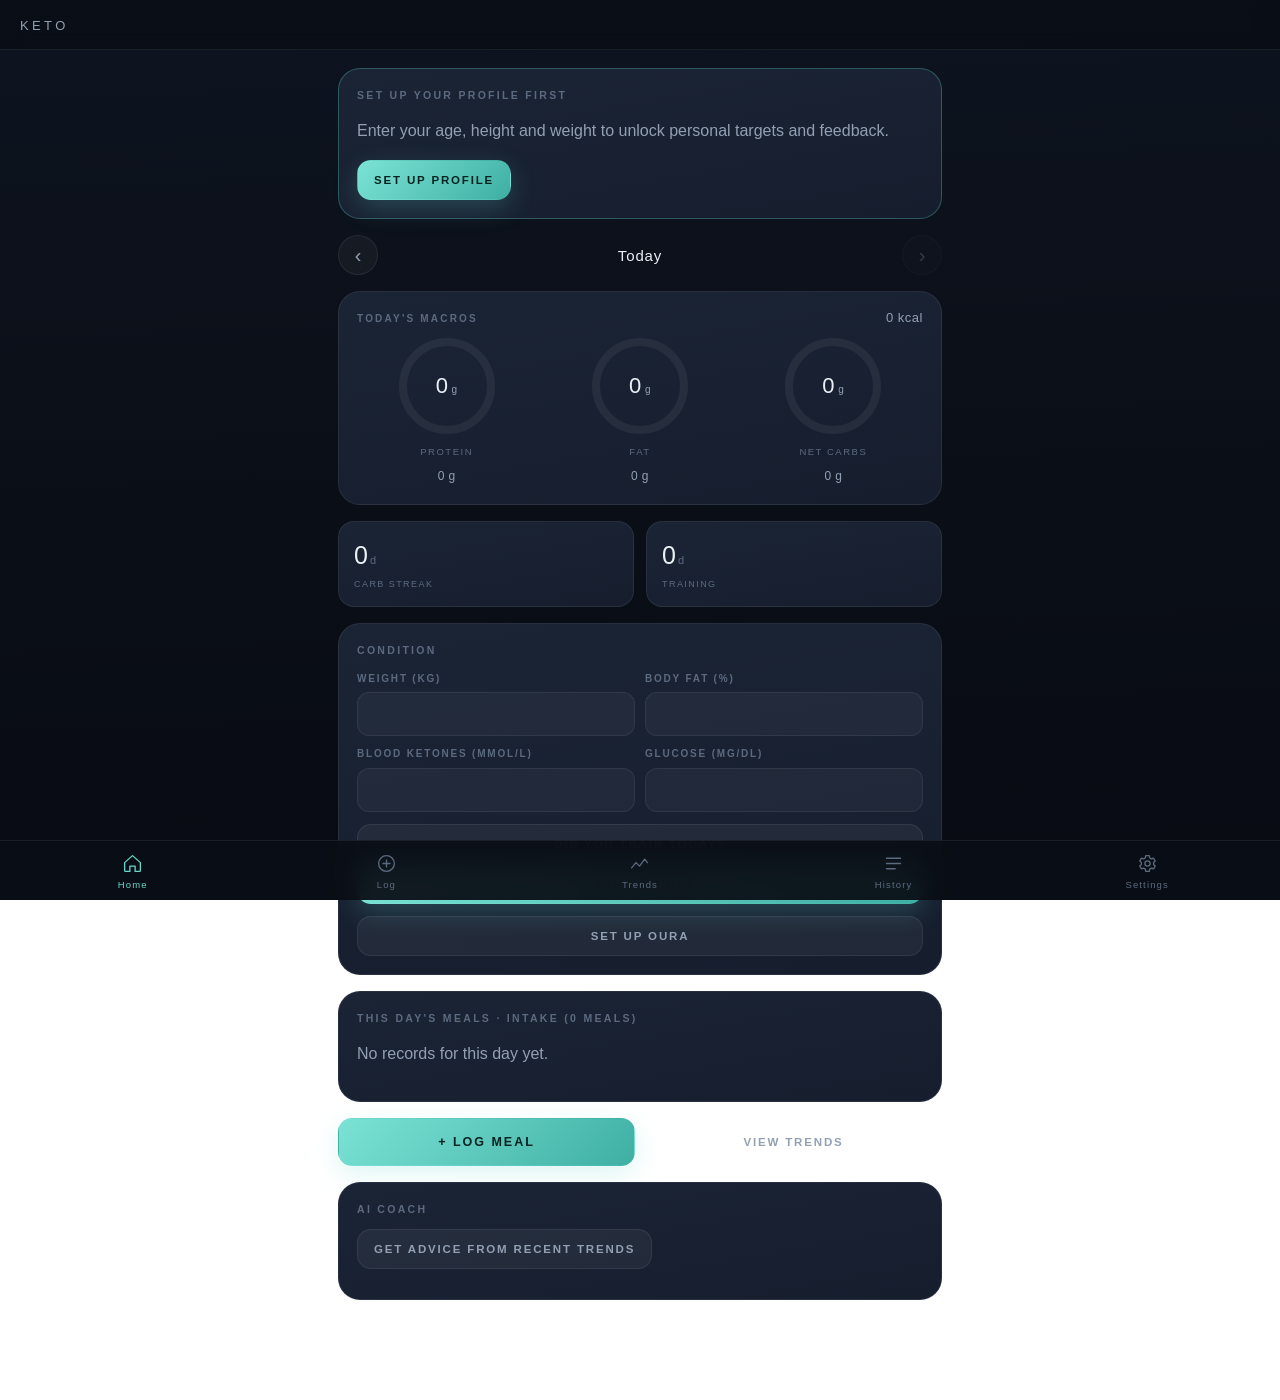
<file: index.html>
<!DOCTYPE html>
<html lang="ja">
<head>
  <meta charset="UTF-8" />
  <meta name="viewport" content="width=device-width, initial-scale=1.0, viewport-fit=cover, maximum-scale=1.0, user-scalable=no" />
  <meta name="theme-color" content="#0A0E16" />
  <meta name="apple-mobile-web-app-capable" content="yes" />
  <meta name="apple-mobile-web-app-status-bar-style" content="black-translucent" />
  <meta name="apple-mobile-web-app-title" content="Keto" />
  <title>KETO</title>
  <link rel="manifest" href="./manifest.webmanifest" />
  <link rel="apple-touch-icon" href="./icons/icon.svg" />
  <link rel="stylesheet" href="./css/styles.css" />
</head>
<body>
  <header class="app-header">
    <h1 id="app-title">KETO</h1>
  </header>

  <main id="app"></main>

  <nav id="tabbar" class="tabbar"></nav>

  <script type="module" src="./js/app.js"></script>
</body>
</html>
</file>
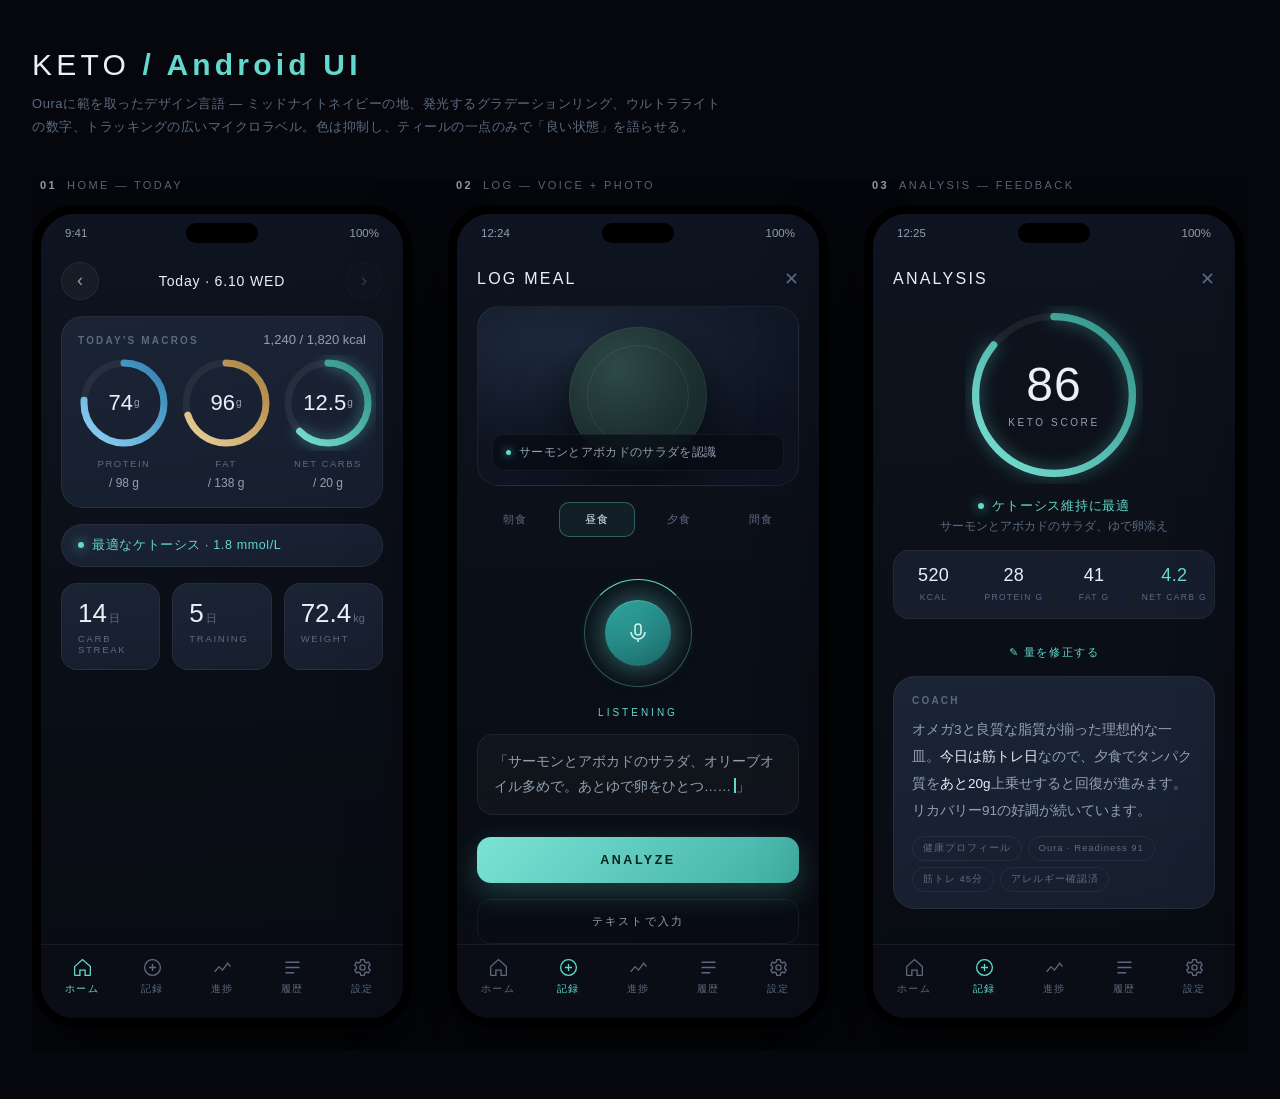
<file: design/android-mockup.html>
<!DOCTYPE html>
<html lang="ja">
<head>
<meta charset="UTF-8">
<meta name="viewport" content="width=device-width, initial-scale=1.0">
<title>Keto — Android UI Mock</title>
<style>
/* ============================================================
   Keto — Android App UI Mockup  (Oura-inspired)
   - Deep midnight navy ground, near-borderless cards
   - Glowing gradient rings (SVG), ultra-light numerals
   - Uppercase micro-labels with wide tracking
   - Muted teal / ice-blue accents, restrained color
   ============================================================ */
:root {
  --bg-0: #0A0E16;
  --bg-1: #0E1420;
  --bg-2: #141C2B;
  --card: #161E2E;
  --card-2: #1B2435;
  --line: rgba(255,255,255,.06);
  --txt: #EAF0F6;
  --txt-2: #93A0B4;
  --txt-3: #5C6A80;
  --teal: #63D8CC;
  --ice: #59B7E8;
  --gold: #D8B36A;
  --coral: #E8857A;
  --good: #63D8CC;
  --r-lg: 22px; --r-md: 16px;
  --sans: "Segoe UI", Roboto, -apple-system, "Hiragino Sans", "Noto Sans JP", sans-serif;
}
* { margin: 0; padding: 0; box-sizing: border-box; }
body { background: #05070C; font-family: var(--sans); color: var(--txt); padding: 48px 32px; }
.gallery-head { max-width: 1700px; margin: 0 auto 40px; }
.gallery-head h1 { font-weight: 200; font-size: 30px; letter-spacing: .14em; color: #EAF0F6; }
.gallery-head h1 b { font-weight: 600; color: var(--teal); }
.gallery-head p { color: var(--txt-3); margin-top: 10px; font-size: 13px; max-width: 700px; line-height: 1.8; letter-spacing: .04em; }
.gallery { display: flex; gap: 36px; max-width: 1700px; margin: 0 auto; overflow-x: auto; padding-bottom: 24px; }
.screen-col { flex: 0 0 auto; }
.screen-label { color: var(--txt-3); font-size: 11px; margin: 0 0 14px 8px; letter-spacing: .22em; text-transform: uppercase; }
.screen-label b { color: var(--txt-2); font-weight: 600; margin-right: 10px; }

/* ---- phone frame ---- */
.phone {
  width: 380px; height: 822px;
  background: linear-gradient(178deg, var(--bg-1) 0%, var(--bg-0) 55%, #080B12 100%);
  border-radius: 42px; border: 9px solid #000;
  box-shadow: 0 40px 90px rgba(0,0,0,.75);
  overflow: hidden; position: relative;
  display: flex; flex-direction: column;
}
.statusbar { height: 38px; flex: 0 0 auto; display: flex; align-items: center; justify-content: space-between;
  padding: 0 24px; font-size: 11.5px; font-weight: 500; color: var(--txt-2); position: relative; }
.statusbar .pill { width: 72px; height: 20px; background: #000; border-radius: 11px; position: absolute; left: 50%; transform: translateX(-50%); top: 9px; }
.content { flex: 1 1 auto; overflow: hidden; padding: 8px 20px 0; display: flex; flex-direction: column; gap: 16px; }

/* ---- bottom nav ---- */
.bottomnav { flex: 0 0 auto; height: 74px; background: rgba(10,14,22,.92);
  border-top: 1px solid var(--line); display: flex; align-items: flex-start; justify-content: space-around; padding: 12px 6px 0; }
.nav-item { display: flex; flex-direction: column; align-items: center; gap: 5px; font-size: 9.5px; letter-spacing: .12em; color: var(--txt-3); width: 62px; }
.nav-item svg { width: 21px; height: 21px; stroke: var(--txt-3); fill: none; stroke-width: 1.5; }
.nav-item.active { color: var(--teal); }
.nav-item.active svg { stroke: var(--teal); }

/* ---- type ---- */
.h-row { display: flex; align-items: baseline; justify-content: space-between; padding: 8px 2px 0; }
.h1 { font-size: 21px; font-weight: 300; letter-spacing: .06em; }
.date { font-size: 11px; color: var(--txt-3); letter-spacing: .18em; text-transform: uppercase; }
.micro { font-size: 10px; letter-spacing: .22em; color: var(--txt-3); text-transform: uppercase; font-weight: 600; }
.card { background: linear-gradient(170deg, var(--card-2), var(--card)); border: 1px solid var(--line);
  border-radius: var(--r-lg); padding: 18px 18px 16px; }

/* ---- hero ring ---- */
.hero { display: flex; flex-direction: column; align-items: center; padding: 8px 0 0; }
.ringbox { position: relative; width: 218px; height: 218px; }
.ringbox svg { width: 100%; height: 100%; transform: rotate(-90deg); }
.ringbox .center { position: absolute; inset: 0; display: flex; flex-direction: column; align-items: center; justify-content: center; }
.ringbox .num { font-size: 56px; font-weight: 100; letter-spacing: .02em; line-height: 1; }
.ringbox .num small { font-size: 16px; font-weight: 300; color: var(--txt-2); }
.ringbox .cap { margin-top: 8px; font-size: 10px; letter-spacing: .26em; color: var(--txt-2); text-transform: uppercase; }
.hero .state { margin-top: 14px; display: flex; align-items: center; gap: 8px; font-size: 12.5px; color: var(--teal); letter-spacing: .06em; }
.hero .state .dot { width: 6px; height: 6px; border-radius: 50%; background: var(--teal); box-shadow: 0 0 12px var(--teal); }
.hero .sub { margin-top: 4px; font-size: 11.5px; color: var(--txt-3); }

/* ---- date nav + PFC card (新トップ) ---- */
.date-nav-m { display: flex; align-items: center; gap: 10px; margin-top: 2px; }
.date-nav-m .arw { width: 38px; height: 38px; border-radius: 50%; background: rgba(255,255,255,.04); border: 1px solid var(--line); display: flex; align-items: center; justify-content: center; color: var(--txt-2); font-size: 18px; }
.date-nav-m .arw.dim { opacity: .3; }
.date-nav-m .dlabel { flex: 1; text-align: center; font-size: 14px; font-weight: 300; letter-spacing: .06em; }
.pfc { padding: 15px 14px 17px; }
.pfc-head { display: flex; justify-content: space-between; align-items: baseline; padding: 0 2px 8px; }
.pfc-head .mlabel { font-size: 10px; letter-spacing: .22em; text-transform: uppercase; color: var(--txt-3); font-weight: 600; }
.pfc-head .pcal { font-size: 13px; color: var(--txt-2); font-weight: 300; }
.mrings { display: flex; justify-content: space-around; gap: 6px; }
.mr { flex: 1; display: flex; flex-direction: column; align-items: center; gap: 7px; }
.mrbox { position: relative; width: 96px; height: 96px; }
.mrbox svg { width: 100%; height: 100%; transform: rotate(-90deg); }
.mrv { position: absolute; inset: 0; display: flex; align-items: center; justify-content: center; font-size: 22px; font-weight: 200; }
.mrv small { font-size: 10px; color: var(--txt-2); margin-left: 1px; }
.mrn { font-size: 9.5px; letter-spacing: .16em; text-transform: uppercase; color: var(--txt-3); }
.mrt { font-size: 12px; color: var(--txt-2); font-weight: 300; }
.kmini { padding: 12px 16px; display: flex; align-items: center; gap: 8px; font-size: 12.5px; color: var(--teal); letter-spacing: .05em; }
.kmini .kdot { width: 6px; height: 6px; border-radius: 50%; background: var(--teal); box-shadow: 0 0 12px var(--teal); }
.edit-amt { margin-top: 10px; text-align: center; font-size: 11px; letter-spacing: .14em; text-transform: uppercase; color: var(--teal); }

/* ---- score row (3 mini rings) ---- */
.scores { display: flex; justify-content: space-between; padding: 0 4px; }
.score { display: flex; flex-direction: column; align-items: center; gap: 8px; }
.mini-ring { position: relative; width: 76px; height: 76px; }
.mini-ring svg { width: 100%; height: 100%; transform: rotate(-90deg); }
.mini-ring .v { position: absolute; inset: 0; display: flex; align-items: center; justify-content: center; font-size: 21px; font-weight: 200; }
.score .l { font-size: 9.5px; letter-spacing: .18em; color: var(--txt-3); text-transform: uppercase; }

/* ---- list rows ---- */
.rows { display: flex; flex-direction: column; }
.row { display: flex; align-items: center; gap: 14px; padding: 13px 2px; border-bottom: 1px solid var(--line); }
.row:last-child { border-bottom: none; }
.row .ic { width: 34px; height: 34px; border-radius: 50%; background: rgba(255,255,255,.05); display: flex; align-items: center; justify-content: center; }
.row .ic svg { width: 16px; height: 16px; stroke: var(--txt-2); fill: none; stroke-width: 1.6; }
.row .body { flex: 1; }
.row .t { font-size: 13.5px; font-weight: 400; letter-spacing: .02em; }
.row .s { font-size: 11px; color: var(--txt-3); margin-top: 2px; }
.row .val { font-size: 15px; font-weight: 200; letter-spacing: .04em; }
.row .val small { font-size: 10px; color: var(--txt-3); }

/* ---- streak strip ---- */
.strip { display: flex; gap: 12px; }
.cell { flex: 1; background: linear-gradient(170deg, var(--card-2), var(--card)); border: 1px solid var(--line); border-radius: var(--r-md); padding: 14px 16px; }
.cell .n { font-size: 26px; font-weight: 100; }
.cell .n small { font-size: 11px; font-weight: 400; color: var(--txt-3); margin-left: 2px; }
.cell .l { font-size: 9.5px; letter-spacing: .18em; color: var(--txt-3); text-transform: uppercase; margin-top: 4px; }

/* ---- log screen ---- */
.topbar { display: flex; align-items: center; justify-content: space-between; padding-top: 8px; }
.topbar .ttl { font-size: 16px; font-weight: 300; letter-spacing: .14em; text-transform: uppercase; }
.topbar .x { color: var(--txt-3); font-size: 18px; font-weight: 200; }
.photo { border-radius: var(--r-lg); overflow: hidden; position: relative; height: 230px;
  background: radial-gradient(120% 90% at 30% 20%, #1E2A3D, #0D1320 70%);
  display: flex; align-items: center; justify-content: center; border: 1px solid var(--line); }
.plate { width: 138px; height: 138px; border-radius: 50%;
  background: radial-gradient(circle at 36% 30%, #2E4A46, #1C302F 55%, #14222A);
  box-shadow: 0 18px 50px rgba(0,0,0,.6), inset 0 0 0 1px rgba(255,255,255,.05); position: relative; }
.plate::after { content: ""; position: absolute; inset: 18px; border-radius: 50%; border: 1px solid rgba(255,255,255,.08); }
.photo .tag { position: absolute; bottom: 14px; left: 14px; right: 14px; display: flex; align-items: center; gap: 8px;
  background: rgba(8,12,20,.72); border: 1px solid var(--line); backdrop-filter: blur(8px);
  border-radius: 12px; padding: 10px 13px; font-size: 11.5px; color: var(--txt-2); letter-spacing: .03em; }
.photo .tag .dot { width: 5px; height: 5px; border-radius: 50%; background: var(--teal); box-shadow: 0 0 8px var(--teal); }
.seg { display: flex; gap: 6px; }
.seg div { flex: 1; text-align: center; padding: 9px 0; font-size: 11px; letter-spacing: .12em; border-radius: 10px;
  color: var(--txt-3); border: 1px solid transparent; }
.seg .on { color: var(--txt); background: rgba(99,216,204,.08); border-color: rgba(99,216,204,.35); }
.voice { display: flex; flex-direction: column; align-items: center; padding: 20px 0 6px; }
.micring { position: relative; width: 120px; height: 120px; display: flex; align-items: center; justify-content: center; }
.micring .halo { position: absolute; inset: 0; border-radius: 50%;
  background: radial-gradient(circle, rgba(99,216,204,.16) 0%, rgba(99,216,204,0) 68%); }
.micring .core { width: 66px; height: 66px; border-radius: 50%;
  background: linear-gradient(150deg, #2AA39A, #155E62);
  box-shadow: 0 0 28px rgba(99,216,204,.4), inset 0 1px 0 rgba(255,255,255,.18);
  display: flex; align-items: center; justify-content: center; }
.micring .core svg { width: 24px; height: 24px; stroke: #DFF7F4; fill: none; stroke-width: 1.6; }
.micring .arc { position: absolute; inset: 6px; border-radius: 50%; border: 1px solid rgba(99,216,204,.35);
  border-top-color: var(--teal); }
.voice .lab { margin-top: 14px; font-size: 10px; letter-spacing: .3em; color: var(--teal); text-transform: uppercase; }
.transcript { width: 100%; margin-top: 16px; background: rgba(255,255,255,.03); border: 1px solid var(--line);
  border-radius: var(--r-md); padding: 14px 16px; font-size: 13.5px; line-height: 1.9; color: var(--txt-2); font-weight: 300; }
.transcript .caret { display: inline-block; width: 1.5px; height: 15px; background: var(--teal); vertical-align: -2px; margin-left: 3px; }
.cta { border-radius: 14px; text-align: center; padding: 16px; font-size: 12.5px; font-weight: 600; letter-spacing: .2em;
  text-transform: uppercase; color: #06231F;
  background: linear-gradient(135deg, #7BE3D6, #3FAFA3); box-shadow: 0 10px 30px rgba(99,216,204,.25); }
.ghost { border-radius: 14px; text-align: center; padding: 14px; font-size: 11px; letter-spacing: .2em; text-transform: uppercase;
  color: var(--txt-2); border: 1px solid var(--line); }

/* ---- result ---- */
.macro4 { display: grid; grid-template-columns: repeat(4, 1fr); gap: 1px; background: var(--line); border-radius: var(--r-md); overflow: hidden; border: 1px solid var(--line); }
.m4 { background: var(--card); padding: 14px 4px; text-align: center; }
.m4 b { display: block; font-size: 18px; font-weight: 200; letter-spacing: .02em; }
.m4 span { font-size: 8.5px; letter-spacing: .16em; color: var(--txt-3); text-transform: uppercase; }
.m4.hl b { color: var(--teal); }
.fbq { font-size: 13.5px; line-height: 2.0; color: var(--txt-2); font-weight: 300; margin-top: 10px; }
.fbq b { color: var(--txt); font-weight: 500; }
.context { display: flex; gap: 6px; flex-wrap: wrap; margin-top: 12px; }
.ctx { font-size: 9.5px; letter-spacing: .1em; color: var(--txt-3); border: 1px solid var(--line); border-radius: 999px; padding: 5px 10px; }

/* ---- progress ---- */
.range { display: flex; gap: 22px; padding: 0 4px; }
.range span { font-size: 11px; letter-spacing: .2em; color: var(--txt-3); padding-bottom: 6px; }
.range .on { color: var(--txt); border-bottom: 1.5px solid var(--teal); }
.bignum { display: flex; align-items: baseline; gap: 10px; margin-top: 4px; }
.bignum .v { font-size: 38px; font-weight: 100; letter-spacing: .01em; }
.bignum .v small { font-size: 14px; font-weight: 300; color: var(--txt-3); }
.bignum .d { font-size: 11px; color: var(--teal); letter-spacing: .08em; }
svg.chart { display: block; width: 100%; margin-top: 6px; }
.lgnd { display: flex; gap: 18px; margin-top: 10px; }
.lgnd span { font-size: 10px; letter-spacing: .14em; color: var(--txt-3); text-transform: uppercase; display: flex; align-items: center; gap: 6px; }
.lgnd i { width: 14px; height: 2px; display: inline-block; border-radius: 2px; }
.weekbar { display: flex; align-items: flex-end; gap: 8px; height: 78px; margin-top: 14px; }
.weekbar .wb { flex: 1; border-radius: 4px; background: rgba(255,255,255,.06); }
.weekbar .wb.on { background: linear-gradient(180deg, #7BE3D6, #2E8F86); box-shadow: 0 0 14px rgba(99,216,204,.25); }
.weekcap { display: flex; gap: 8px; margin-top: 8px; }
.weekcap span { flex: 1; text-align: center; font-size: 9px; letter-spacing: .1em; color: var(--txt-3); }

/* ---- coach ---- */
.coach-msg { font-size: 14px; line-height: 2.05; color: var(--txt-2); font-weight: 300; }
.coach-msg b { color: var(--txt); font-weight: 500; }
.coach-msg .hl { color: var(--teal); }
.focus { display: flex; flex-direction: column; gap: 0; }
.focus .f { display: flex; gap: 14px; padding: 12px 2px; border-bottom: 1px solid var(--line); align-items: baseline; }
.focus .f:last-child { border-bottom: none; }
.focus .no { font-size: 11px; color: var(--teal); font-weight: 600; letter-spacing: .1em; }
.focus .tx { font-size: 13px; color: var(--txt-2); line-height: 1.7; font-weight: 300; }
.alert { border-left: 2px solid var(--coral); }
.alert .micro { color: var(--coral); }
.alert p { font-size: 12.5px; color: var(--txt-2); line-height: 1.9; margin-top: 8px; font-weight: 300; }
</style>
</head>
<body>

<div class="gallery-head">
  <h1>KETO <b>/ Android UI</b></h1>
  <p>Ouraに範を取ったデザイン言語 — ミッドナイトネイビーの地、発光するグラデーションリング、ウルトラライトの数字、トラッキングの広いマイクロラベル。色は抑制し、ティールの一点のみで「良い状態」を語らせる。</p>
</div>

<svg width="0" height="0" style="position:absolute">
  <defs>
    <linearGradient id="gTeal" x1="0" y1="0" x2="1" y2="1">
      <stop offset="0" stop-color="#7BE3D6"/><stop offset="1" stop-color="#2E8F86"/>
    </linearGradient>
    <linearGradient id="gIce" x1="0" y1="0" x2="1" y2="1">
      <stop offset="0" stop-color="#8FD4F5"/><stop offset="1" stop-color="#2E7FB0"/>
    </linearGradient>
    <linearGradient id="gGold" x1="0" y1="0" x2="1" y2="1">
      <stop offset="0" stop-color="#EBD29A"/><stop offset="1" stop-color="#A87F3E"/>
    </linearGradient>
    <linearGradient id="fillTeal" x1="0" y1="0" x2="0" y2="1">
      <stop offset="0" stop-color="#63D8CC" stop-opacity=".22"/><stop offset="1" stop-color="#63D8CC" stop-opacity="0"/>
    </linearGradient>
  </defs>
</svg>

<div class="gallery">

<!-- ============ 1. HOME ============ -->
<div class="screen-col">
  <p class="screen-label"><b>01</b>Home — Today</p>
  <div class="phone">
    <div class="statusbar"><span>9:41</span><span class="pill"></span><span>100%</span></div>
    <div class="content">
      <div class="date-nav-m">
        <div class="arw">‹</div>
        <div class="dlabel">Today · 6.10 WED</div>
        <div class="arw dim">›</div>
      </div>

      <div class="card pfc">
        <div class="pfc-head">
          <span class="mlabel">Today's Macros</span>
          <span class="pcal">1,240 / 1,820 kcal</span>
        </div>
        <div class="mrings">
          <div class="mr">
            <div class="mrbox">
              <svg viewBox="0 0 96 96"><circle cx="48" cy="48" r="40" stroke="rgba(255,255,255,.06)" stroke-width="7" fill="none"/><circle cx="48" cy="48" r="40" stroke="url(#gIce)" stroke-width="7" fill="none" stroke-linecap="round" stroke-dasharray="251" stroke-dashoffset="60"/></svg>
              <div class="mrv">74<small>g</small></div>
            </div>
            <div class="mrn">Protein</div><div class="mrt">/ 98 g</div>
          </div>
          <div class="mr">
            <div class="mrbox">
              <svg viewBox="0 0 96 96"><circle cx="48" cy="48" r="40" stroke="rgba(255,255,255,.06)" stroke-width="7" fill="none"/><circle cx="48" cy="48" r="40" stroke="url(#gGold)" stroke-width="7" fill="none" stroke-linecap="round" stroke-dasharray="251" stroke-dashoffset="75"/></svg>
              <div class="mrv">96<small>g</small></div>
            </div>
            <div class="mrn">Fat</div><div class="mrt">/ 138 g</div>
          </div>
          <div class="mr">
            <div class="mrbox">
              <svg viewBox="0 0 96 96"><circle cx="48" cy="48" r="40" stroke="rgba(255,255,255,.06)" stroke-width="7" fill="none"/><circle cx="48" cy="48" r="40" stroke="url(#gTeal)" stroke-width="7" fill="none" stroke-linecap="round" stroke-dasharray="251" stroke-dashoffset="94" style="filter: drop-shadow(0 0 7px rgba(99,216,204,.5))"/></svg>
              <div class="mrv">12.5<small>g</small></div>
            </div>
            <div class="mrn">Net Carbs</div><div class="mrt">/ 20 g</div>
          </div>
        </div>
      </div>

      <div class="card kmini"><span class="kdot"></span>最適なケトーシス · 1.8 mmol/L</div>

      <div class="strip">
        <div class="cell"><div class="n">14<small>日</small></div><div class="l">Carb Streak</div></div>
        <div class="cell"><div class="n">5<small>日</small></div><div class="l">Training</div></div>
        <div class="cell"><div class="n">72.4<small>kg</small></div><div class="l">Weight</div></div>
      </div>
    </div>
    <div class="bottomnav">
      <div class="nav-item active"><svg viewBox="0 0 24 24"><path d="M3 11l9-8 9 8v9a1 1 0 01-1 1h-5v-6h-6v6H4a1 1 0 01-1-1z"/></svg>ホーム</div>
      <div class="nav-item"><svg viewBox="0 0 24 24"><circle cx="12" cy="12" r="9"/><path d="M12 8v8M8 12h8"/></svg>記録</div>
      <div class="nav-item"><svg viewBox="0 0 24 24"><path d="M3 17l5-6 4 4 6-8 3 4"/></svg>進捗</div>
      <div class="nav-item"><svg viewBox="0 0 24 24"><path d="M4 6h16M4 12h16M4 18h10"/></svg>履歴</div>
      <div class="nav-item"><svg viewBox="0 0 24 24"><circle cx="12" cy="12" r="3"/><path d="M19 12a7 7 0 01-.1 1.2l2 1.6-2 3.4-2.4-1a7 7 0 01-2 1.2L14 21h-4l-.5-2.6a7 7 0 01-2-1.2l-2.4 1-2-3.4 2-1.6A7 7 0 015 12a7 7 0 01.1-1.2l-2-1.6 2-3.4 2.4 1a7 7 0 012-1.2L10 3h4l.5 2.6a7 7 0 012 1.2l2.4-1 2 3.4-2 1.6c.06.4.1.8.1 1.2z"/></svg>設定</div>
    </div>
  </div>
</div>

<!-- ============ 2. LOG ============ -->
<div class="screen-col">
  <p class="screen-label"><b>02</b>Log — Voice + Photo</p>
  <div class="phone">
    <div class="statusbar"><span>12:24</span><span class="pill"></span><span>100%</span></div>
    <div class="content">
      <div class="topbar"><div class="ttl">Log Meal</div><div class="x">✕</div></div>

      <div class="photo">
        <div class="plate"></div>
        <div class="tag"><span class="dot"></span>サーモンとアボカドのサラダを認識</div>
      </div>

      <div class="seg"><div>朝食</div><div class="on">昼食</div><div>夕食</div><div>間食</div></div>

      <div class="voice">
        <div class="micring">
          <div class="halo"></div>
          <div class="arc"></div>
          <div class="core"><svg viewBox="0 0 24 24"><rect x="9" y="3" width="6" height="11" rx="3"/><path d="M5 11a7 7 0 0014 0M12 18v3"/></svg></div>
        </div>
        <div class="lab">Listening</div>
        <div class="transcript">「サーモンとアボカドのサラダ、オリーブオイル多めで。あとゆで卵をひとつ……<span class="caret"></span>」</div>
      </div>

      <div class="cta">Analyze</div>
      <div class="ghost">テキストで入力</div>
    </div>
    <div class="bottomnav">
      <div class="nav-item"><svg viewBox="0 0 24 24"><path d="M3 11l9-8 9 8v9a1 1 0 01-1 1h-5v-6h-6v6H4a1 1 0 01-1-1z"/></svg>ホーム</div>
      <div class="nav-item active"><svg viewBox="0 0 24 24"><circle cx="12" cy="12" r="9"/><path d="M12 8v8M8 12h8"/></svg>記録</div>
      <div class="nav-item"><svg viewBox="0 0 24 24"><path d="M3 17l5-6 4 4 6-8 3 4"/></svg>進捗</div>
      <div class="nav-item"><svg viewBox="0 0 24 24"><path d="M4 6h16M4 12h16M4 18h10"/></svg>履歴</div>
      <div class="nav-item"><svg viewBox="0 0 24 24"><circle cx="12" cy="12" r="3"/><path d="M19 12a7 7 0 01-.1 1.2l2 1.6-2 3.4-2.4-1a7 7 0 01-2 1.2L14 21h-4l-.5-2.6a7 7 0 01-2-1.2l-2.4 1-2-3.4 2-1.6A7 7 0 015 12a7 7 0 01.1-1.2l-2-1.6 2-3.4 2.4 1a7 7 0 012-1.2L10 3h4l.5 2.6a7 7 0 012 1.2l2.4-1 2 3.4-2 1.6c.06.4.1.8.1 1.2z"/></svg>設定</div>
    </div>
  </div>
</div>

<!-- ============ 3. RESULT ============ -->
<div class="screen-col">
  <p class="screen-label"><b>03</b>Analysis — Feedback</p>
  <div class="phone">
    <div class="statusbar"><span>12:25</span><span class="pill"></span><span>100%</span></div>
    <div class="content">
      <div class="topbar"><div class="ttl">Analysis</div><div class="x">✕</div></div>

      <div class="hero" style="padding-top:0">
        <div class="ringbox" style="width:178px;height:178px">
          <svg viewBox="0 0 218 218">
            <circle cx="109" cy="109" r="96" stroke="rgba(255,255,255,.06)" stroke-width="9" fill="none"/>
            <circle cx="109" cy="109" r="96" stroke="url(#gTeal)" stroke-width="9" fill="none"
              stroke-linecap="round" stroke-dasharray="603" stroke-dashoffset="85"
              style="filter: drop-shadow(0 0 10px rgba(99,216,204,.45))"/>
          </svg>
          <div class="center">
            <div class="num" style="font-size:48px">86</div>
            <div class="cap">Keto Score</div>
          </div>
        </div>
        <div class="state"><span class="dot"></span>ケトーシス維持に最適</div>
        <div class="sub">サーモンとアボカドのサラダ、ゆで卵添え</div>
      </div>

      <div class="macro4">
        <div class="m4"><b>520</b><span>kcal</span></div>
        <div class="m4"><b>28</b><span>Protein g</span></div>
        <div class="m4"><b>41</b><span>Fat g</span></div>
        <div class="m4 hl"><b>4.2</b><span>Net Carb g</span></div>
      </div>
      <div class="edit-amt">✎ 量を修正する</div>

      <div class="card">
        <div class="micro">Coach</div>
        <p class="fbq">オメガ3と良質な脂質が揃った理想的な一皿。<b>今日は筋トレ日</b>なので、夕食でタンパク質を<b>あと20g</b>上乗せすると回復が進みます。リカバリー91の好調が続いています。</p>
        <div class="context">
          <span class="ctx">健康プロフィール</span><span class="ctx">Oura · Readiness 91</span><span class="ctx">筋トレ 45分</span><span class="ctx">アレルギー確認済</span>
        </div>
      </div>
    </div>
    <div class="bottomnav">
      <div class="nav-item"><svg viewBox="0 0 24 24"><path d="M3 11l9-8 9 8v9a1 1 0 01-1 1h-5v-6h-6v6H4a1 1 0 01-1-1z"/></svg>ホーム</div>
      <div class="nav-item active"><svg viewBox="0 0 24 24"><circle cx="12" cy="12" r="9"/><path d="M12 8v8M8 12h8"/></svg>記録</div>
      <div class="nav-item"><svg viewBox="0 0 24 24"><path d="M3 17l5-6 4 4 6-8 3 4"/></svg>進捗</div>
      <div class="nav-item"><svg viewBox="0 0 24 24"><path d="M4 6h16M4 12h16M4 18h10"/></svg>履歴</div>
      <div class="nav-item"><svg viewBox="0 0 24 24"><circle cx="12" cy="12" r="3"/><path d="M19 12a7 7 0 01-.1 1.2l2 1.6-2 3.4-2.4-1a7 7 0 01-2 1.2L14 21h-4l-.5-2.6a7 7 0 01-2-1.2l-2.4 1-2-3.4 2-1.6A7 7 0 015 12a7 7 0 01.1-1.2l-2-1.6 2-3.4 2.4 1a7 7 0 012-1.2L10 3h4l.5 2.6a7 7 0 012 1.2l2.4-1 2 3.4-2 1.6c.06.4.1.8.1 1.2z"/></svg>設定</div>
    </div>
  </div>
</div>

<!-- ============ 4. PROGRESS ============ -->
<div class="screen-col">
  <p class="screen-label"><b>04</b>Trends — Charts</p>
  <div class="phone">
    <div class="statusbar"><span>21:08</span><span class="pill"></span><span>100%</span></div>
    <div class="content">
      <div class="h-row"><div class="h1">Trends</div></div>
      <div class="range"><span>2W</span><span class="on">1M</span><span>3M</span><span>1Y</span></div>

      <div class="card">
        <div class="micro">Weight</div>
        <div class="bignum"><span class="v">72.4<small> kg</small></span><span class="d">−2.8 kg / 30d</span></div>
        <svg class="chart" viewBox="0 0 320 92" height="92">
          <path d="M0,20 C30,22 50,28 80,32 C115,37 140,34 170,42 C205,51 230,54 265,60 C290,64 305,66 320,68 L320,92 L0,92 Z" fill="url(#fillTeal)"/>
          <path d="M0,20 C30,22 50,28 80,32 C115,37 140,34 170,42 C205,51 230,54 265,60 C290,64 305,66 320,68"
            fill="none" stroke="#63D8CC" stroke-width="2" stroke-linecap="round"
            style="filter: drop-shadow(0 0 6px rgba(99,216,204,.5))"/>
          <line x1="0" y1="78" x2="320" y2="78" stroke="rgba(255,255,255,.18)" stroke-width="1" stroke-dasharray="2 5"/>
          <circle cx="320" cy="68" r="3.5" fill="#63D8CC" style="filter: drop-shadow(0 0 6px #63D8CC)"/>
        </svg>
        <div class="lgnd"><span><i style="background:#63D8CC"></i>Weight</span><span><i style="background:rgba(255,255,255,.3)"></i>Goal 69.0</span></div>
      </div>

      <div class="card">
        <div class="micro">Training — This Week 5 / 7</div>
        <div class="weekbar">
          <div class="wb on" style="height:60%"></div><div class="wb on" style="height:42%"></div>
          <div class="wb" style="height:8%"></div><div class="wb on" style="height:82%"></div>
          <div class="wb on" style="height:52%"></div><div class="wb on" style="height:68%"></div>
          <div class="wb" style="height:8%"></div>
        </div>
        <div class="weekcap"><span>M</span><span>T</span><span>W</span><span>T</span><span>F</span><span>S</span><span>S</span></div>
      </div>

      <div class="card">
        <div class="micro">Recovery × Sleep</div>
        <svg class="chart" viewBox="0 0 320 76" height="76">
          <path d="M0,42 C40,36 70,44 105,33 C140,24 180,36 215,26 C250,20 290,24 320,16"
            fill="none" stroke="url(#gTeal)" stroke-width="2" stroke-linecap="round"/>
          <path d="M0,52 C45,50 75,42 110,46 C150,50 185,33 220,37 C255,40 290,29 320,31"
            fill="none" stroke="url(#gIce)" stroke-width="2" stroke-linecap="round" opacity=".85"/>
        </svg>
        <div class="lgnd"><span><i style="background:#63D8CC"></i>Readiness</span><span><i style="background:#59B7E8"></i>Sleep</span></div>
      </div>
    </div>
    <div class="bottomnav">
      <div class="nav-item"><svg viewBox="0 0 24 24"><path d="M3 11l9-8 9 8v9a1 1 0 01-1 1h-5v-6h-6v6H4a1 1 0 01-1-1z"/></svg>ホーム</div>
      <div class="nav-item"><svg viewBox="0 0 24 24"><circle cx="12" cy="12" r="9"/><path d="M12 8v8M8 12h8"/></svg>記録</div>
      <div class="nav-item active"><svg viewBox="0 0 24 24"><path d="M3 17l5-6 4 4 6-8 3 4"/></svg>進捗</div>
      <div class="nav-item"><svg viewBox="0 0 24 24"><path d="M4 6h16M4 12h16M4 18h10"/></svg>履歴</div>
      <div class="nav-item"><svg viewBox="0 0 24 24"><circle cx="12" cy="12" r="3"/><path d="M19 12a7 7 0 01-.1 1.2l2 1.6-2 3.4-2.4-1a7 7 0 01-2 1.2L14 21h-4l-.5-2.6a7 7 0 01-2-1.2l-2.4 1-2-3.4 2-1.6A7 7 0 015 12a7 7 0 01.1-1.2l-2-1.6 2-3.4 2.4 1a7 7 0 012-1.2L10 3h4l.5 2.6a7 7 0 012 1.2l2.4-1 2 3.4-2 1.6c.06.4.1.8.1 1.2z"/></svg>設定</div>
    </div>
  </div>
</div>

<!-- ============ 5. COACH ============ -->
<div class="screen-col">
  <p class="screen-label"><b>05</b>Coach — Weekly Review</p>
  <div class="phone">
    <div class="statusbar"><span>21:30</span><span class="pill"></span><span>100%</span></div>
    <div class="content">
      <div class="h-row"><div class="h1">Coach</div><div class="date">Weekly</div></div>

      <div class="card">
        <div class="micro">This Week</div>
        <p class="coach-msg" style="margin-top:10px">2週連続で糖質目標を達成。<span class="hl">体重は計画より9日早いペース</span>です。木曜の睡眠低下後に間食が増える傾向 — その夜は<b>ナッツを手元に</b>。</p>
      </div>

      <div class="strip">
        <div class="cell"><div class="n">−0.8<small>kg</small></div><div class="l">Weight Δ</div></div>
        <div class="cell"><div class="n">15<small>g/日</small></div><div class="l">Avg Net Carb</div></div>
        <div class="cell"><div class="n">5<small>回</small></div><div class="l">Training</div></div>
      </div>

      <div class="card">
        <div class="micro">Next Week Focus</div>
        <div class="focus" style="margin-top:6px">
          <div class="f"><span class="no">01</span><span class="tx">夕食のタンパク質を平均 +15g</span></div>
          <div class="f"><span class="no">02</span><span class="tx">木曜夜のスナックをナッツ系へ置き換え</span></div>
          <div class="f"><span class="no">03</span><span class="tx">就寝90分前のスクリーンを止めて睡眠スコア90台へ</span></div>
        </div>
      </div>

      <div class="card alert">
        <div class="micro">Health Notes</div>
        <p>甲殻類アレルギー登録済み — 外食メニュー分析時に自動チェック。前回健診の尿酸値がやや高め。レバー・干物の頻度に注意。</p>
      </div>
    </div>
    <div class="bottomnav">
      <div class="nav-item"><svg viewBox="0 0 24 24"><path d="M3 11l9-8 9 8v9a1 1 0 01-1 1h-5v-6h-6v6H4a1 1 0 01-1-1z"/></svg>ホーム</div>
      <div class="nav-item"><svg viewBox="0 0 24 24"><circle cx="12" cy="12" r="9"/><path d="M12 8v8M8 12h8"/></svg>記録</div>
      <div class="nav-item"><svg viewBox="0 0 24 24"><path d="M3 17l5-6 4 4 6-8 3 4"/></svg>進捗</div>
      <div class="nav-item active"><svg viewBox="0 0 24 24"><path d="M4 6h16M4 12h16M4 18h10"/></svg>履歴</div>
      <div class="nav-item"><svg viewBox="0 0 24 24"><circle cx="12" cy="12" r="3"/><path d="M19 12a7 7 0 01-.1 1.2l2 1.6-2 3.4-2.4-1a7 7 0 01-2 1.2L14 21h-4l-.5-2.6a7 7 0 01-2-1.2l-2.4 1-2-3.4 2-1.6A7 7 0 015 12a7 7 0 01.1-1.2l-2-1.6 2-3.4 2.4 1a7 7 0 012-1.2L10 3h4l.5 2.6a7 7 0 012 1.2l2.4-1 2 3.4-2 1.6c.06.4.1.8.1 1.2z"/></svg>設定</div>
    </div>
  </div>
</div>

</div>
</body>
</html>
</file>
<file: css/styles.css>
/* ============================================================
   Keto — design system (Oura-inspired)
   - Midnight navy ground, near-borderless cards
   - Glowing teal accents, ultra-light numerals
   - Uppercase micro-labels with wide tracking
   ============================================================ */
:root {
  --bg-0: #0A0E16;
  --bg-1: #0E1420;
  --card: #161E2E;
  --card-2: #1B2435;
  --line: rgba(255,255,255,.07);
  --txt: #EAF0F6;
  --txt-2: #93A0B4;
  --txt-3: #5C6A80;
  --teal: #63D8CC;
  --teal-deep: #2E8F86;
  --ice: #59B7E8;
  --gold: #D8B36A;
  --coral: #E8857A;
  --danger: #E8857A;
  --radius: 22px;
  --r-md: 16px;
  --safe-bottom: env(safe-area-inset-bottom, 0px);
}

* { box-sizing: border-box; -webkit-tap-highlight-color: transparent; }

html, body {
  margin: 0;
  padding: 0;
  background: linear-gradient(178deg, var(--bg-1) 0%, var(--bg-0) 60%, #080B12 100%);
  background-attachment: fixed;
  color: var(--txt);
  font-family: "Segoe UI", Roboto, -apple-system, "Hiragino Sans", "Noto Sans JP", sans-serif;
  font-size: 16px;
  line-height: 1.55;
  overscroll-behavior-y: none;
  min-height: 100vh;
}

.app-header {
  position: sticky;
  top: 0;
  z-index: 10;
  background: rgba(10,14,22,.86);
  backdrop-filter: blur(10px);
  -webkit-backdrop-filter: blur(10px);
  border-bottom: 1px solid var(--line);
  padding: calc(env(safe-area-inset-top, 0px) + 16px) 20px 13px;
}
.app-header h1 {
  margin: 0;
  font-size: 13px;
  font-weight: 500;
  letter-spacing: .26em;
  text-transform: uppercase;
  color: var(--txt-2);
}

#app {
  padding: 18px 18px calc(100px + var(--safe-bottom));
  max-width: 640px;
  margin: 0 auto;
  min-height: calc(100vh - 56px);
}

.view { display: flex; flex-direction: column; gap: 16px; }

/* ---- tabbar ---- */
.tabbar {
  position: fixed;
  bottom: 0; left: 0; right: 0;
  display: flex;
  background: rgba(10,14,22,.94);
  backdrop-filter: blur(12px);
  -webkit-backdrop-filter: blur(12px);
  border-top: 1px solid var(--line);
  padding: 10px 6px calc(8px + var(--safe-bottom));
  z-index: 20;
}
.tab {
  flex: 1;
  background: none;
  border: none;
  color: var(--txt-3);
  font-size: 9.5px;
  letter-spacing: .12em;
  display: flex;
  flex-direction: column;
  align-items: center;
  gap: 5px;
  cursor: pointer;
  padding: 2px 0;
  font-family: inherit;
}
.tab svg { width: 21px; height: 21px; stroke: var(--txt-3); fill: none; stroke-width: 1.5; }
.tab.active { color: var(--teal); }
.tab.active svg { stroke: var(--teal); }

/* ---- cards ---- */
.card {
  background: linear-gradient(170deg, var(--card-2), var(--card));
  border: 1px solid var(--line);
  border-radius: var(--radius);
  padding: 18px;
}
.card h2, .card h3 {
  margin: 0 0 12px;
  font-size: 10.5px;
  font-weight: 600;
  letter-spacing: .22em;
  text-transform: uppercase;
  color: var(--txt-3);
}
.card.error { border-color: rgba(232,133,122,.4); background: rgba(232,133,122,.07); color: var(--coral); font-size: 14px; }
.card.warn { border-left: 2px solid var(--gold); }
.card.cta { border-color: rgba(99,216,204,.3); }

h2 {
  font-size: 10.5px;
  font-weight: 600;
  letter-spacing: .22em;
  text-transform: uppercase;
  margin: 14px 0 2px;
  color: var(--txt-3);
}

.muted { color: var(--txt-2); font-weight: 300; }
.small { font-size: 12.5px; }

/* ---- forms ---- */
.form { display: flex; flex-direction: column; gap: 13px; }
.field { display: flex; flex-direction: column; gap: 6px; }
.field-label {
  font-size: 10px;
  letter-spacing: .18em;
  text-transform: uppercase;
  color: var(--txt-3);
  font-weight: 600;
}
.field-hint { font-size: 11.5px; color: var(--txt-3); font-weight: 300; letter-spacing: .02em; }
.field-hint b { color: var(--txt-2); }
input, select, textarea {
  width: 100%;
  background: rgba(255,255,255,.04);
  border: 1px solid var(--line);
  border-radius: 12px;
  color: var(--txt);
  padding: 12px 14px;
  font-size: 16px;
  font-weight: 300;
  font-family: inherit;
}
input:focus, select:focus, textarea:focus {
  outline: none;
  border-color: rgba(99,216,204,.5);
  box-shadow: 0 0 0 3px rgba(99,216,204,.08);
}
textarea { resize: vertical; }
select { appearance: none; -webkit-appearance: none; }
.inline { display: flex; gap: 8px; align-items: stretch; }
.inline input { flex: 1; }
.hidden { display: none !important; }

.form-actions { display: flex; gap: 10px; flex-wrap: wrap; }
.form-actions .btn { flex: 1; min-width: 130px; }

/* ---- buttons ---- */
.btn {
  background: rgba(255,255,255,.05);
  color: var(--txt-2);
  border: 1px solid var(--line);
  border-radius: 14px;
  padding: 13px 16px;
  font-size: 11.5px;
  font-weight: 600;
  letter-spacing: .16em;
  text-transform: uppercase;
  cursor: pointer;
  font-family: inherit;
  transition: opacity .15s;
}
.btn:active { transform: scale(.98); }
.btn.primary {
  background: linear-gradient(135deg, #7BE3D6, #3FAFA3);
  border-color: transparent;
  color: #06231F;
  box-shadow: 0 8px 26px rgba(99,216,204,.22);
}
.btn.big { padding: 16px; font-size: 12.5px; }
.btn.tiny { padding: 7px 12px; font-size: 10px; letter-spacing: .1em; }
.btn.danger { color: var(--coral); border-color: rgba(232,133,122,.35); background: rgba(232,133,122,.06); }
.btn:disabled { opacity: .45; }
.btn.mic {
  background: linear-gradient(150deg, #2AA39A, #155E62);
  border-color: transparent;
  color: #DFF7F4;
  box-shadow: 0 0 24px rgba(99,216,204,.25);
}
.btn.mic.recording {
  background: linear-gradient(150deg, #C96B5E, #8F3D34);
  color: #fff;
  box-shadow: 0 0 28px rgba(232,133,122,.4);
  animation: pulse 1.4s infinite;
}
@keyframes pulse { 0%,100% { opacity: 1; } 50% { opacity: .7; } }
.btn.toggle { width: 100%; }
.btn.toggle.on {
  background: rgba(99,216,204,.1);
  border-color: rgba(99,216,204,.4);
  color: var(--teal);
}

/* ---- hero ring ---- */
.hero {
  display: flex;
  flex-direction: column;
  align-items: center;
  padding: 10px 0 4px;
}
.ringbox { position: relative; }
.ringbox svg { display: block; transform: rotate(-90deg); }
.ringbox .ring-center {
  position: absolute; inset: 0;
  display: flex; flex-direction: column;
  align-items: center; justify-content: center;
}
.ring-num { font-size: 52px; font-weight: 100; letter-spacing: .02em; line-height: 1; }
.ring-num small { font-size: 15px; font-weight: 300; color: var(--txt-2); }
.ring-cap {
  margin-top: 8px;
  font-size: 9.5px;
  letter-spacing: .26em;
  color: var(--txt-2);
  text-transform: uppercase;
}
.hero .state {
  margin-top: 13px;
  display: flex; align-items: center; gap: 8px;
  font-size: 12.5px; color: var(--teal); letter-spacing: .05em;
}
.hero .state.warn-state { color: var(--coral); }
.hero .state .dot {
  width: 6px; height: 6px; border-radius: 50%;
  background: currentColor; box-shadow: 0 0 12px currentColor;
}
.hero .sub { margin-top: 4px; font-size: 11.5px; color: var(--txt-3); font-weight: 300; }

/* ---- mini ring row ---- */
.scores { display: flex; justify-content: space-around; padding: 2px 0; }
.score { display: flex; flex-direction: column; align-items: center; gap: 8px; }
.mini-ringbox { position: relative; }
.mini-ringbox svg { display: block; transform: rotate(-90deg); }
.mini-ringbox .ring-center {
  position: absolute; inset: 0;
  display: flex; align-items: center; justify-content: center;
  font-size: 20px; font-weight: 200;
}
.score .l { font-size: 9px; letter-spacing: .18em; color: var(--txt-3); text-transform: uppercase; }

/* ---- micro label ---- */
.micro, .section-label, .card-title {
  font-size: 10px;
  letter-spacing: .22em;
  color: var(--txt-3);
  text-transform: uppercase;
  font-weight: 600;
}

/* ---- streak cells ---- */
.streak-row { display: flex; gap: 12px; }
.streak {
  flex: 1;
  background: linear-gradient(170deg, var(--card-2), var(--card));
  border: 1px solid var(--line);
  border-radius: var(--r-md);
  padding: 14px 15px;
}
.streak-num { font-size: 25px; font-weight: 100; color: var(--txt); }
.streak-num small { font-size: 11px; font-weight: 400; color: var(--txt-3); margin-left: 2px; }
.streak-label {
  font-size: 9px; letter-spacing: .16em;
  color: var(--txt-3); text-transform: uppercase; margin-top: 4px;
}
.streak.lit { border-color: rgba(99,216,204,.3); }
.streak.lit .streak-num { color: var(--teal); }

/* ---- macro bars ---- */
.macro { margin: 10px 0; }
.macro-head { display: flex; justify-content: space-between; font-size: 11.5px; margin-bottom: 5px; }
.macro-label { color: var(--txt-3); letter-spacing: .14em; text-transform: uppercase; font-size: 9.5px; font-weight: 600; align-self: center; }
.macro-val { font-weight: 300; color: var(--txt-2); letter-spacing: .03em; }
.bar { height: 4px; border-radius: 4px; background: rgba(255,255,255,.07); overflow: hidden; }
.bar-fill { height: 100%; border-radius: 4px; transition: width .5s ease; }
.bar-fill.over { background: var(--coral) !important; box-shadow: 0 0 8px rgba(232,133,122,.5); }

/* ---- chips ---- */
.chips { display: flex; gap: 6px; }
.chip {
  flex: 1;
  background: transparent;
  border: 1px solid var(--line);
  border-radius: 11px;
  color: var(--txt-3);
  padding: 10px 0;
  font-size: 11px;
  letter-spacing: .1em;
  cursor: pointer;
  font-family: inherit;
}
.chip.active {
  background: rgba(99,216,204,.08);
  border-color: rgba(99,216,204,.4);
  color: var(--txt);
  font-weight: 600;
}

/* ---- photo (log) ---- */
.photo-zone { display: flex; flex-direction: column; gap: 10px; }
.photo-preview {
  border: 1px solid var(--line);
  border-radius: var(--radius);
  min-height: 150px;
  display: flex;
  align-items: center;
  justify-content: center;
  color: var(--txt-3);
  position: relative;
  overflow: hidden;
  background: radial-gradient(120% 90% at 30% 20%, #1E2A3D, #0D1320 70%);
}
.photo-preview.empty { border-style: dashed; }
.photo-preview .ph-hint {
  display: flex; flex-direction: column; align-items: center; gap: 10px;
  padding: 26px 0; font-size: 10.5px; letter-spacing: .2em; text-transform: uppercase;
}
.photo-preview .ph-hint svg { width: 30px; height: 30px; stroke: var(--txt-3); fill: none; stroke-width: 1.3; }
.photo-preview img { width: 100%; max-height: 320px; object-fit: cover; display: block; }
.photo-remove {
  position: absolute; top: 10px; right: 10px;
  width: 34px; height: 34px; border-radius: 50%;
  background: rgba(8,12,20,.72);
  border: 1px solid var(--line);
  backdrop-filter: blur(6px);
  color: var(--txt-2); font-size: 18px; line-height: 1; cursor: pointer;
}
.photo-actions { display: flex; gap: 8px; }
.photo-actions .btn { flex: 1; display: flex; align-items: center; justify-content: center; gap: 8px; }
.photo-actions .btn svg { width: 16px; height: 16px; stroke: currentColor; fill: none; stroke-width: 1.6; }

.transcript {
  min-height: 92px;
  font-weight: 300;
  line-height: 1.9;
}

/* ---- meal / result cards ---- */
.result-area { display: flex; flex-direction: column; gap: 14px; }
.loading {
  color: var(--txt-3); padding: 22px; text-align: center;
  font-size: 10.5px; letter-spacing: .24em; text-transform: uppercase;
  animation: pulse 1.6s infinite;
}

.meal-card { display: flex; flex-direction: column; gap: 12px; }
.meal-head { display: flex; justify-content: space-between; align-items: flex-start; }
.meal-type { font-size: 13px; font-weight: 600; letter-spacing: .1em; }
.meal-time { color: var(--txt-3); font-size: 11px; margin-left: 8px; font-weight: 300; }
.keto-score { text-align: center; }
.score-num {
  display: block; font-size: 27px; font-weight: 100;
  color: var(--c, var(--teal)); line-height: 1;
  text-shadow: 0 0 16px color-mix(in srgb, var(--c, var(--teal)) 45%, transparent);
}
.score-label { font-size: 8.5px; color: var(--txt-3); letter-spacing: .16em; text-transform: uppercase; }
.meal-photo { width: 100%; max-height: 280px; object-fit: cover; border-radius: var(--r-md); }
.dish-summary { margin: 0; font-weight: 300; font-size: 15px; line-height: 1.6; }

.macros-mini {
  display: grid; grid-template-columns: repeat(4, 1fr);
  gap: 1px; background: var(--line);
  border-radius: var(--r-md); overflow: hidden; border: 1px solid var(--line);
}
.mini { background: var(--card); padding: 12px 4px; text-align: center; }
.mini-val { font-size: 17px; font-weight: 200; letter-spacing: .02em; }
.mini-label { font-size: 8.5px; color: var(--txt-3); letter-spacing: .12em; text-transform: uppercase; margin-top: 2px; }

.tags { display: flex; gap: 8px; }
.tag {
  font-size: 10px; padding: 6px 12px; border-radius: 999px;
  font-weight: 600; letter-spacing: .1em;
  border: 1px solid;
}
.tag.good { background: rgba(99,216,204,.08); color: var(--teal); border-color: rgba(99,216,204,.4); }
.tag.bad { background: rgba(232,133,122,.08); color: var(--coral); border-color: rgba(232,133,122,.4); }

.feedback, .suggestions {
  background: rgba(255,255,255,.03);
  border: 1px solid var(--line);
  border-radius: var(--r-md);
  padding: 14px 15px;
}
.feedback { border-left: 2px solid var(--teal); }
.feedback-title {
  font-size: 9.5px; color: var(--teal); font-weight: 700;
  letter-spacing: .22em; text-transform: uppercase; margin-bottom: 7px;
}
.suggestions .feedback-title { color: var(--txt-3); }
.feedback p, .suggestions ul { margin: 0; font-weight: 300; font-size: 13.5px; line-height: 1.9; color: var(--txt-2); }
.suggestions ul { padding-left: 18px; }
.suggestions li { margin: 5px 0; }
.suggestions li::marker { color: var(--teal); }
.flags { display: flex; flex-direction: column; gap: 6px; }
.flag {
  background: rgba(232,133,122,.06);
  border-left: 2px solid var(--coral);
  color: var(--txt-2); border-radius: 8px;
  padding: 10px 12px; font-size: 12.5px; font-weight: 300; line-height: 1.7;
}
.card-actions { display: flex; justify-content: flex-end; }

/* ---- ketosis chip ---- */
.ketosis-card { border-color: color-mix(in srgb, var(--c, var(--teal)) 40%, transparent); }
.ketosis-row { display: flex; justify-content: space-between; align-items: center; }
.ketosis-label { font-size: 9.5px; color: var(--txt-3); letter-spacing: .22em; text-transform: uppercase; font-weight: 600; }
.ketosis-value { font-size: 16px; font-weight: 300; color: var(--c, var(--teal)); margin-top: 3px; }
.ketosis-bhb {
  font-size: 23px; font-weight: 100; color: var(--c, var(--teal));
  text-shadow: 0 0 16px color-mix(in srgb, var(--c, var(--teal)) 40%, transparent);
}

/* ---- condition grid ---- */
.cond-grid { display: grid; grid-template-columns: 1fr 1fr; gap: 10px; margin-bottom: 12px; }
.train-detail { margin: 10px 0; display: flex; flex-direction: column; gap: 10px; }
.oura-row { display: flex; align-items: center; gap: 10px; margin-top: 12px; flex-wrap: wrap; }
.oura-row .btn { flex: 1; min-width: 140px; }

/* ---- history ---- */
.day-header { display: flex; justify-content: space-between; align-items: baseline; margin-top: 10px; padding: 0 4px; }
.day-date { font-size: 13px; font-weight: 600; letter-spacing: .08em; }
.day-total { font-size: 10.5px; color: var(--txt-3); font-weight: 300; letter-spacing: .04em; }

.empty-state {
  text-align: center; color: var(--txt-3); padding: 56px 0;
  display: flex; flex-direction: column; gap: 18px; align-items: center;
  font-weight: 300;
}

/* ---- coach ---- */
.coach-out { margin-top: 12px; }
.advice-text {
  white-space: pre-wrap;
  background: rgba(255,255,255,.03);
  border: 1px solid var(--line);
  border-left: 2px solid var(--teal);
  border-radius: var(--r-md);
  padding: 15px 16px; margin: 0;
  font-weight: 300; font-size: 13.5px; line-height: 2.0; color: var(--txt-2);
}

/* ---- calc box (profile) ---- */
.calc-grid { display: grid; grid-template-columns: repeat(3, 1fr); gap: 9px; }
.stat {
  background: rgba(255,255,255,.04);
  border: 1px solid var(--line);
  border-radius: 12px; padding: 11px 6px; text-align: center;
}
.stat-val { font-size: 16px; font-weight: 200; letter-spacing: .02em; }
.stat-label { font-size: 8.5px; color: var(--txt-3); margin-top: 3px; letter-spacing: .1em; text-transform: uppercase; }
.ketosis-badge { font-weight: 500; margin: 10px 0 0; font-size: 13px; letter-spacing: .04em; }

/* ---- checkups ---- */
.checkup-grid { display: grid; grid-template-columns: 1fr 1fr; gap: 10px; }
.checkup-values { display: grid; grid-template-columns: repeat(3, 1fr); gap: 8px; margin-top: 8px; }
.cv {
  background: rgba(255,255,255,.04); border: 1px solid var(--line);
  border-radius: 11px; padding: 10px 4px; text-align: center;
}
.cv.ok { border-color: rgba(99,216,204,.3); }
.cv.alert { border-color: rgba(232,133,122,.4); background: rgba(232,133,122,.06); }
.cv-val { font-size: 15px; font-weight: 200; }
.cv-label { font-size: 8.5px; color: var(--txt-3); letter-spacing: .08em; }

/* ---- charts ---- */
.chart { display: block; margin: 8px 0 4px; }
.chart-label {
  font-size: 10px; color: var(--txt-3); margin: 12px 0 2px;
  letter-spacing: .16em; text-transform: uppercase; font-weight: 600;
}
.legend { display: flex; gap: 16px; flex-wrap: wrap; margin: 6px 0; }
.legend-item {
  font-size: 9.5px; color: var(--txt-3); display: flex; align-items: center; gap: 6px;
  letter-spacing: .14em; text-transform: uppercase;
}
.legend-dot { width: 14px; height: 2px; border-radius: 2px; display: inline-block; }

/* ---- range tabs (progress) ---- */
.range-tabs { display: flex; gap: 22px; padding: 0 6px; }
.range-tabs .chip {
  flex: 0 0 auto; border: none; background: none; border-radius: 0;
  padding: 0 0 7px; font-size: 11px; letter-spacing: .2em; color: var(--txt-3);
}
.range-tabs .chip.active {
  background: none; color: var(--txt); font-weight: 600;
  border-bottom: 1.5px solid var(--teal);
}

/* ---- date nav ---- */
.date-nav { display: flex; align-items: center; gap: 8px; }
.date-nav .date-center { flex: 1; display: flex; justify-content: center; position: relative; }
.date-arrow {
  width: 40px; height: 40px; border-radius: 50%;
  background: rgba(255,255,255,.04); border: 1px solid var(--line);
  color: var(--txt-2); font-size: 20px; line-height: 1; cursor: pointer;
}
.date-arrow:disabled { opacity: .3; }
.date-label {
  background: none; border: none; color: var(--txt);
  font-size: 15px; font-weight: 300; letter-spacing: .06em; cursor: pointer;
  padding: 8px 12px; border-radius: 10px;
}
.date-label:active { background: rgba(255,255,255,.05); }
.date-nav .date-input {
  position: absolute; inset: 0; opacity: 0; width: 100%; pointer-events: none;
}
input.date-input { color-scheme: dark; }

/* ---- PFC card (大きく3マクロ) ---- */
.pfc-card { padding: 16px 14px 18px; }
.pfc-head { display: flex; justify-content: space-between; align-items: baseline; padding: 0 4px 6px; }
.pfc-cal { font-size: 13px; font-weight: 300; color: var(--txt-2); letter-spacing: .04em; }
.macro-rings { display: flex; justify-content: space-around; gap: 6px; }
.mring { flex: 1; display: flex; flex-direction: column; align-items: center; gap: 7px; }
.mring .ringbox .ring-num { font-size: 22px; }
.mring .ringbox .ring-num small { font-size: 10px; }
.mring-name { font-size: 9.5px; letter-spacing: .16em; text-transform: uppercase; color: var(--txt-3); }
.mring-target { font-size: 12px; color: var(--txt-2); font-weight: 300; letter-spacing: .03em; }

.ketosis-mini { padding: 13px 16px; }
.ketosis-mini .state { margin: 0; }

/* ---- macro editor (量の手動修正) ---- */
.tag.edited { background: rgba(216,179,106,.12); color: var(--gold); border-color: rgba(216,179,106,.4); }
.macro-editor { background: rgba(255,255,255,.03); border: 1px solid var(--line); border-radius: var(--r-md); padding: 12px; }
.me-grid { display: grid; grid-template-columns: 1fr 1fr; gap: 10px; margin-bottom: 12px; }
.me-field { display: flex; flex-direction: column; gap: 5px; }
.me-field span { font-size: 10px; letter-spacing: .12em; text-transform: uppercase; color: var(--txt-3); }
.me-field input { padding: 10px 12px; font-size: 16px; }
.btn.tiny.primary { background: linear-gradient(135deg, #7BE3D6, #3FAFA3); color: #06231F; border-color: transparent; }

/* ---- toast ---- */
.toast {
  position: fixed; left: 50%; bottom: calc(92px + var(--safe-bottom));
  transform: translateX(-50%) translateY(20px);
  background: rgba(20,28,43,.96);
  border: 1px solid var(--line);
  backdrop-filter: blur(8px);
  color: var(--txt); padding: 12px 20px; border-radius: 13px;
  font-size: 12.5px; font-weight: 300; letter-spacing: .04em;
  opacity: 0; pointer-events: none; transition: all .25s; z-index: 50;
  max-width: 90%; box-shadow: 0 12px 40px rgba(0,0,0,.5);
}
.toast.show { opacity: 1; transform: translateX(-50%) translateY(0); }
.toast.success { border-color: rgba(99,216,204,.45); color: var(--teal); }
.toast.error { border-color: rgba(232,133,122,.5); color: var(--coral); }
</file>
